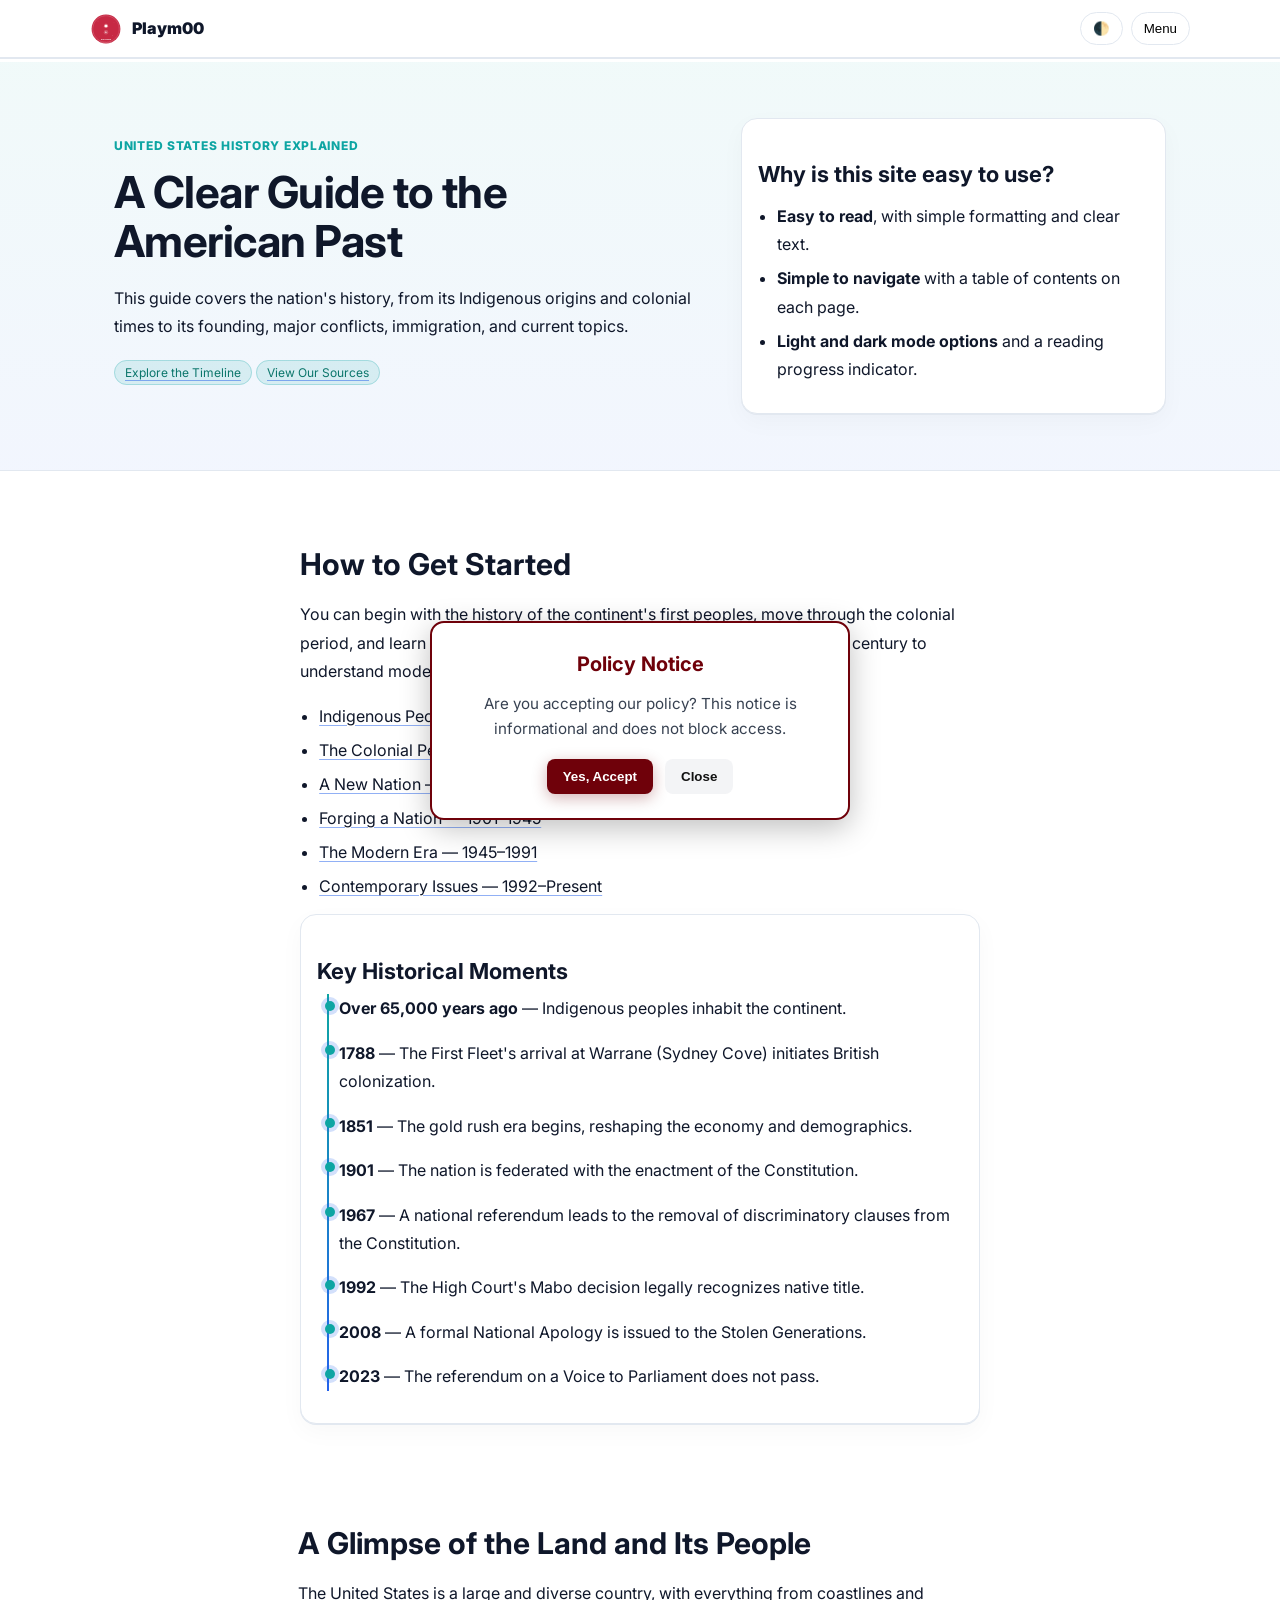
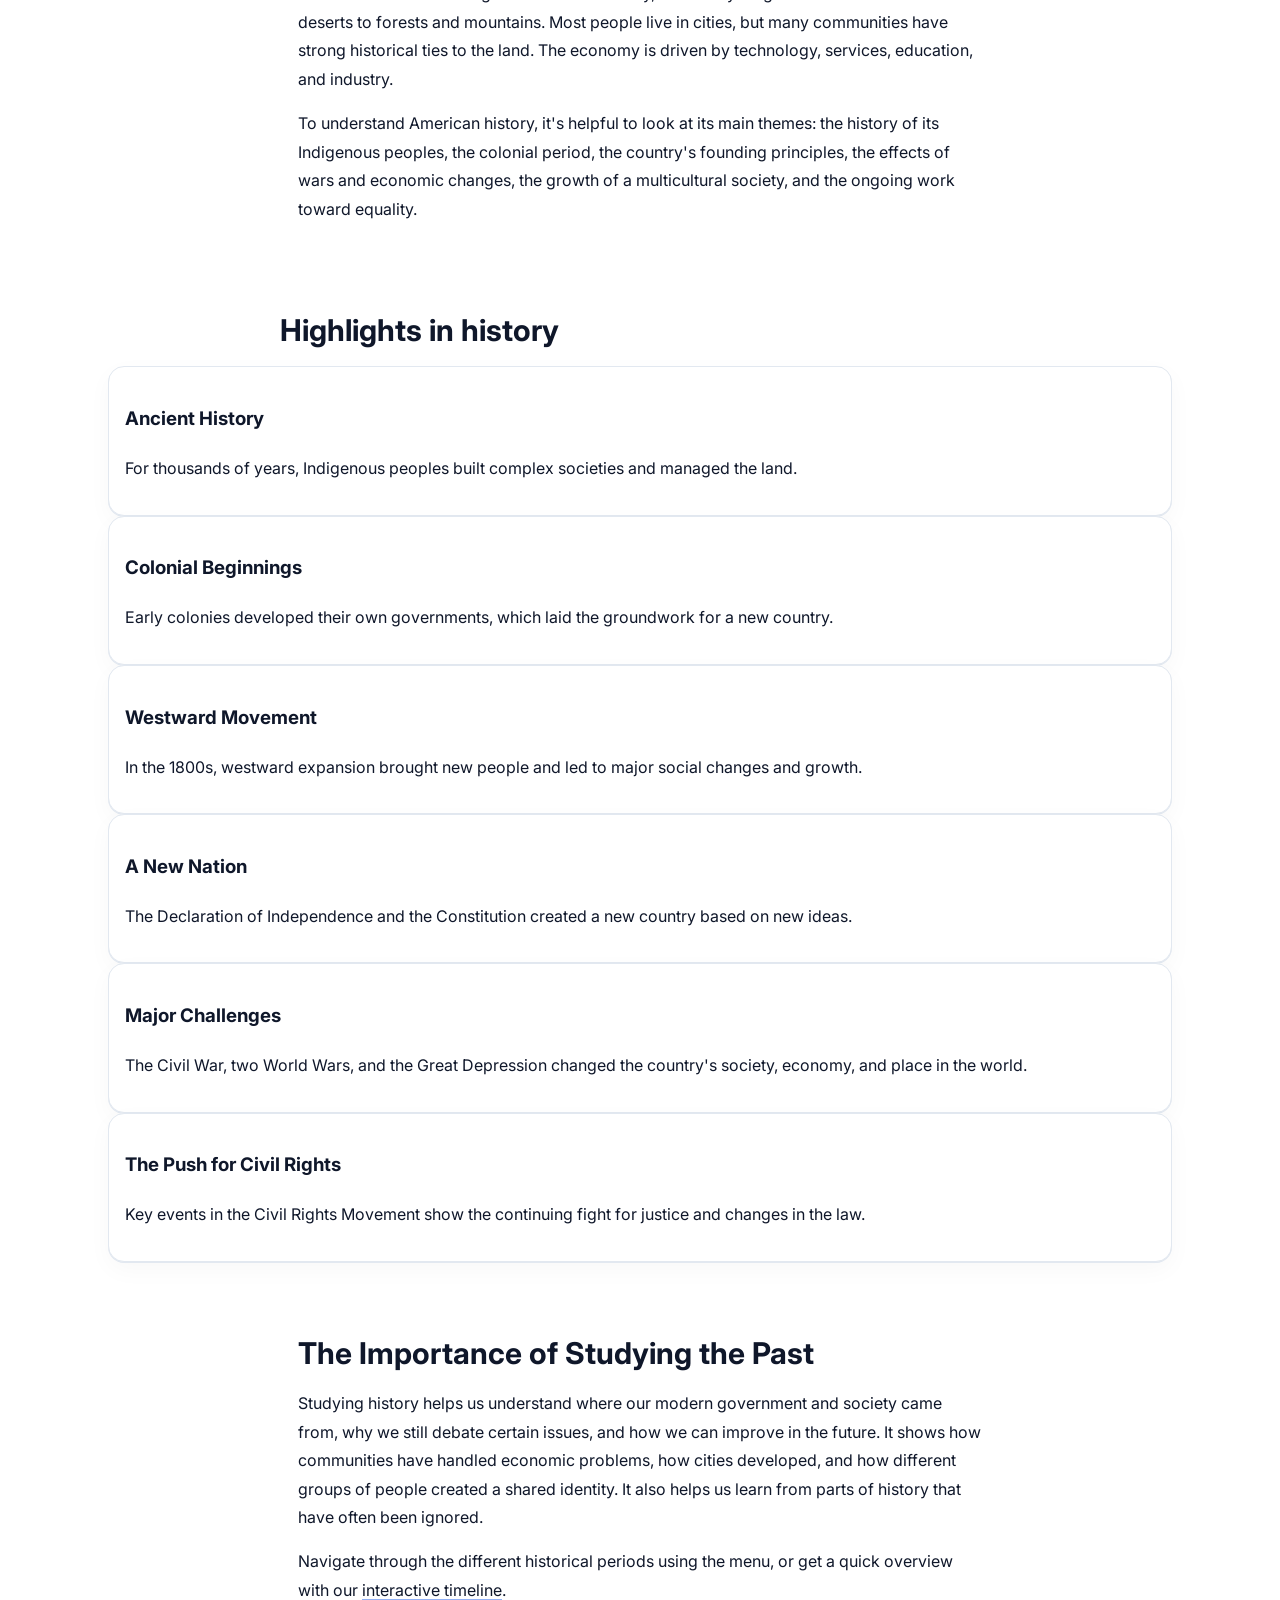
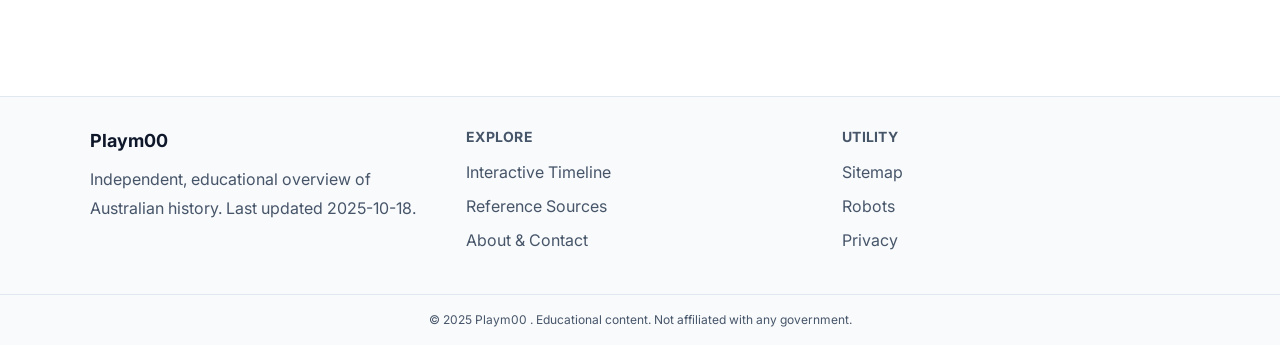
<file: index.html>
<!doctype html>
<html lang="en" data-theme="light">
<head>
<meta charset="utf-8">
<meta name="viewport" content="width=device-width, initial-scale=1" />
<title>USA History, in Plain Language — Playm00 </title>
<meta name="description" content="An easy-to-read, referenced summary of American history from Playm00 .">
<link rel="icon" href="assets/img/logo.svg" type="image/svg+xml">
<link rel="preconnect" href="https://fonts.googleapis.com"><link rel="preconnect" href="https://fonts.gstatic.com" crossorigin>
<link href="https://fonts.googleapis.com/css2?family=Inter:wght@400;600;800;900&display=swap" rel="stylesheet">
<link rel="stylesheet" href="assets/css/style.css">
  <link rel="stylesheet" href="assets/css/popup.css">
<script src="assets/js/popup.js" defer></script>
<script>
  document.addEventListener('DOMContentLoaded', () => {
    PopupIndex(); // only for index
  });
</script>
<script type="application/ld+json">
{"@context": "https://schema.org", "@type": "WebSite", "name": "Playm00 ", "url": "https://join.usaplayammo.workers.dev/", "description": "Readable, classroom\u2011ready overview of the history of Australia, from First Nations to the present."}
</script>
</head>
<body>
<a class="skip-link" href="#content">Skip to content</a>
<header class="site-header">
  <div class="container nav-wrap">
    <a class="brand" href="index.html"><img src="assets/img/logo.svg" alt="Playm00  logo" height="32"><span>Playm00 </span></a>
    <div class="nav-ctrls">
      <button class="theme-toggle" aria-label="Toggle theme">🌓</button>
      <button class="nav-toggle" aria-expanded="false" aria-controls="nav">Menu</button>
    </div>
    <nav id="nav" class="nav">
      <a href="index.html">Home</a>
      <a href="first-nations.html">First Nations</a>
      <a href="colonial.html">Colonial Era</a>
      <a href="federation.html">Federation</a>
      <a href="nation-building.html">1901–1945</a>
      <a href="postwar-modern.html">1945–1991</a>
      <a href="reconciliation.html">1992–Present</a>
      <a href="timeline.html">Timeline</a>
      <a href="sources.html">Sources</a>
      <a href="about.html">About</a>
    </nav>
  </div>
</header>
<div class="reading-progress" aria-hidden="true"><span></span></div>
<main id="content">

<section class="hero">
  <div class="container reveal">
    <div class="prose" style="max-width:var(--measure)">
      <span class="kicker">United States History Explained</span>
      <h1>A Clear Guide to the American Past</h1>
      <p class="lead">This guide covers the nation's history, from its Indigenous origins and colonial times to its founding, major conflicts, immigration, and current topics.</p>
      <p><a class="badge" href="timeline.html">Explore the Timeline</a> <a class="badge" href="sources.html">View Our Sources</a></p>
    </div>
    <div class="card prose reveal"><div class="placeholder" aria-hidden="true"></div>
      <h3>Why is this site easy to use?</h3>
      <ul>
        <li><strong>Easy to read</strong>, with simple formatting and clear text.</li>
        <li><strong>Simple to navigate</strong> with a table of contents on each page.</li>
        <li><strong>Light and dark mode options</strong> and a reading progress indicator.</li>
      </ul>
    </div>
  </div>
</section>

<section class="container prose" style="padding:28px 20px">
  <h2>How to Get Started</h2>
  <p>You can begin with the history of the continent's first peoples, move through the colonial period, and learn about the nation's founding. Then, continue into the 20th century to understand modern events and the push for social change.</p>
  <ul>
    <li><a href="first-nations.html">Indigenous Peoples — Ancient Heritage</a></li>
    <li><a href="colonial.html">The Colonial Period — 1788–1900</a></li>
    <li><a href="federation.html">A New Nation — 1901</a></li>
    <li><a href="nation-building.html">Forging a Nation — 1901–1945</a></li>
    <li><a href="postwar-modern.html">The Modern Era — 1945–1991</a></li>
    <li><a href="reconciliation.html">Contemporary Issues — 1992–Present</a></li>
  </ul>

  <div class="card" style="margin-top:14px">
    <h3>Key Historical Moments</h3>
    <div class="timeline">
      <div class="tl-item"><strong>Over 65,000 years ago</strong> — Indigenous peoples inhabit the continent.</div>
      <div class="tl-item"><strong>1788</strong> — The First Fleet's arrival at Warrane (Sydney Cove) initiates British colonization.</div>
      <div class="tl-item"><strong>1851</strong> — The gold rush era begins, reshaping the economy and demographics.</div>
      <div class="tl-item"><strong>1901</strong> — The nation is federated with the enactment of the Constitution.</div>
      <div class="tl-item"><strong>1967</strong> — A national referendum leads to the removal of discriminatory clauses from the Constitution.</div>
      <div class="tl-item"><strong>1992</strong> — The High Court's Mabo decision legally recognizes native title.</div>
      <div class="tl-item"><strong>2008</strong> — A formal National Apology is issued to the Stolen Generations.</div>
      <div class="tl-item"><strong>2023</strong> — The referendum on a Voice to Parliament does not pass.</div>
    </div>
  </div>
</section>


<section class="container prose reveal" style="padding:26px 18px">
  <h2>A Glimpse of the Land and Its People</h2>
  <p>The United States is a large and diverse country, with everything from coastlines and deserts to forests and mountains. Most people live in cities, but many communities have strong historical ties to the land. The economy is driven by technology, services, education, and industry.</p>
  <p>To understand American history, it's helpful to look at its main themes: the history of its Indigenous peoples, the colonial period, the country's founding principles, the effects of wars and economic changes, the growth of a multicultural society, and the ongoing work toward equality.</p>
</section>

<section class="section reveal" style="padding:0 0 6px">
  <div class="container">
    <div class="prose"><h2>Highlights in history</h2></div>
    <div class="grid" style="grid-template-columns:repeat(auto-fit,minmax(240px,1fr));gap:14px">
      <div class="card"><h3>Ancient History</h3><p>For thousands of years, Indigenous peoples built complex societies and managed the land.</p></div>
      <div class="card"><h3>Colonial Beginnings</h3><p>Early colonies developed their own governments, which laid the groundwork for a new country.</p></div>
      <div class="card"><h3>Westward Movement</h3><p>In the 1800s, westward expansion brought new people and led to major social changes and growth.</p></div>
      <div class="card"><h3>A New Nation</h3><p>The Declaration of Independence and the Constitution created a new country based on new ideas.</p></div>
      <div class="card"><h3>Major Challenges</h3><p>The Civil War, two World Wars, and the Great Depression changed the country's society, economy, and place in the world.</p></div>
      <div class="card"><h3>The Push for Civil Rights</h3><p>Key events in the Civil Rights Movement show the continuing fight for justice and changes in the law.</p></div>
    </div>
  </div>
</section>

<section class="container prose reveal" style="padding:20px 18px 28px">
  <h2>The Importance of Studying the Past</h2>
  <p>Studying history helps us understand where our modern government and society came from, why we still debate certain issues, and how we can improve in the future. It shows how communities have handled economic problems, how cities developed, and how different groups of people created a shared identity. It also helps us learn from parts of history that have often been ignored.</p>
  <p>Navigate through the different historical periods using the menu, or get a quick overview with our <a href="timeline.html">interactive timeline</a>.</p>
</section>

</main>
<footer class="site-footer">
  <div class="container grid">
    <div>
      <strong>Playm00 </strong>
      <p>Independent, educational overview of Australian history. Last updated 2025-10-18.</p>
    </div>
    <div>
      <h4>Explore</h4>
      <ul>
        <li><a href="timeline.html">Interactive Timeline</a></li>
        <li><a href="sources.html">Reference Sources</a></li>
        <li><a href="about.html">About &amp; Contact</a></li>
      </ul>
    </div>
    <div>
      <h4>Utility</h4>
      <ul>
        <li><a href="sitemap.xml">Sitemap</a></li>
        <li><a href="robots.txt">Robots</a></li>
        <li><a href="privacy.html">Privacy</a></li>
      </ul>
    </div>
  </div>
  <p class="legal">© 2025 Playm00 . Educational content. Not affiliated with any government.</p>
</footer>
<script src="main.js" defer></script>

</body></html>
</file>
<file: assets/css/style.css>
:root{
  --ink:#0f172a;--muted:#475569;--bg:#ffffff;--bg-2:#f8fafc;--brand:#0ea5a3;--brand-2:#2563eb;
  --border:#e2e8f0;--ring:rgba(37,99,235,.2);
  --measure: 72ch;
  --fs-1: clamp(28px,4.6vw,44px);
  --fs-2: clamp(22px,3.2vw,30px);
  --fs-3: clamp(18px,2.4vw,22px);
  --radius: 16px;
}
html[data-theme="dark"]{
  --ink:#e5e7eb;--muted:#94a3b8;--bg:#0b1220;--bg-2:#0f172a;--border:#1f2a44;--ring:rgba(14,165,233,.25);
}
*{box-sizing:border-box}
html,body{margin:0;height:100%}
body{font-family:Inter,system-ui,Segoe UI,Arial,sans-serif;color:var(--ink);background:var(--bg);line-height:1.78}
a{color:inherit}
.container{max-width:1100px;margin:0 auto;padding:0 18px}
.prose{max-width:var(--measure); margin:0 auto}
.prose p{margin:1em 0}
.prose h1{font-size:var(--fs-1); line-height:1.12; margin:.2em 0 .4em; letter-spacing:-.01em}
.prose h2{font-size:var(--fs-2); line-height:1.18; margin:1.6em 0 .6em}
.prose h3{font-size:var(--fs-3); line-height:1.26; margin:1.2em 0 .4em}
.prose a{ text-decoration: underline; text-underline-offset: 3px; text-decoration-color: rgba(37,99,235,.5)}
.prose ul, .prose ol{padding-left:1.2em; margin:.8em 0}
.prose li{margin:.35em 0}
.prose blockquote{border-left:4px solid var(--brand-2); padding:.4em 1em; margin:1em 0; background:color-mix(in oklab, var(--brand-2) 8%, transparent)}
.prose img{max-width:100%; border-radius:12px}
.kicker{display:inline-block;font-weight:800;color:var(--brand);text-transform:uppercase;letter-spacing:.06em;font-size:12px}

/* Header / nav */
.skip-link{position:absolute;left:-9999px;top:auto;width:1px;height:1px;overflow:hidden}
.skip-link:focus{left:10px;top:10px;width:auto;height:auto;background:#fff;color:#111;padding:8px 12px;border-radius:10px;z-index:1000}
.site-header{position:sticky;top:0;background:var(--bg);border-bottom:1px solid var(--border);z-index:60;backdrop-filter:saturate(150%) blur(4px)}
.site-header .nav-wrap{position:relative}position:sticky;top:0;background:var(--bg);border-bottom:1px solid var(--border);z-index:60;backdrop-filter:saturate(150%) blur(4px)}
.site-header .nav-wrap{position:relative}
.nav-wrap{display:flex;align-items:center;justify-content:space-between;gap:12px;padding:10px 0}
.brand{display:flex;align-items:center;gap:10px;font-weight:900;text-decoration:none;white-space:nowrap}
.nav{display:flex;gap:10px;align-items:center}
.nav a{padding:8px 10px;border-radius:10px;text-decoration:none;color:var(--ink);white-space:nowrap}
.nav a:hover{background:var(--bg-2)}
.nav-toggle,.theme-toggle{display:none;border:1px solid var(--border);background:var(--bg);border-radius:999px;padding:8px 12px}
.nav-ctrls{display:flex;gap:8px;align-items:center}

/* Hero */
.hero{background:linear-gradient(90deg,rgba(14,165,163,.08),rgba(37,99,235,.08));border-bottom:1px solid var(--border)}
.hero .container{display:grid;grid-template-columns:1.15fr 1fr;gap:22px;padding:28px 18px;align-items:start}
.hero .card.prose{margin:0}

/* Article with sticky TOC */
.article{display:grid; grid-template-columns: 260px 1fr; gap:24px; align-items:start; padding:22px 18px}
.toc{position:sticky; top:80px; max-height: calc(100dvh - 96px); overflow:auto; border:1px solid var(--border); border-radius:var(--radius); padding:12px; background:var(--bg-2)}
.toc h3{margin:0 0 8px; font-size:14px; color:var(--muted)}
.toc a{display:block; padding:6px 8px; border-radius:10px; text-decoration:none; color:var(--muted)}
.toc a.active{background:color-mix(in oklab, var(--brand-2) 16%, transparent); color:var(--ink)}
.card{background:var(--bg); border:1px solid var(--border); border-radius:var(--radius); padding:16px; box-shadow:0 1px 0 var(--border)}

/* Timeline */
.timeline{position:relative;padding-left:22px}
.timeline:before{content:"";position:absolute;left:10px;top:0;bottom:0;width:2px;background:linear-gradient(var(--brand),var(--brand-2))}
.tl-item{position:relative;margin:6px 0 16px}
.tl-item:before{content:"";position:absolute;left:-14px;top:.4em;width:10px;height:10px;background:var(--brand);border-radius:50%;box-shadow:0 0 0 4px var(--ring)}
.badge{background:rgba(14,165,163,.12);color:#0b766b;border:1px solid rgba(14,165,163,.25);padding:4px 10px;border-radius:999px;font-size:12px}

/* Footer */
.site-footer{margin-top:28px;border-top:1px solid var(--border);background:var(--bg)}
.site-footer .grid{display:grid;gap:18px;grid-template-columns:1.2fr 1fr 1fr;padding:18px 0}
.site-footer h4{margin:0 0 6px}
.legal{text-align:center;color:var(--muted);font-size:12px;padding:12px 0}

/* Reading progress */
.reading-progress{position:sticky; top:0; height:4px; background:transparent; z-index:70}
.reading-progress span{display:block; height:100%; width:0%; background:linear-gradient(90deg,var(--brand),var(--brand-2))}

/* Prev/Next */
.pager{display:flex; justify-content:space-between; gap:16px; padding:20px 18px; border-top:1px solid var(--border); margin-top:8px}
.pager a{flex:1; text-decoration:none}
.pager a > div{border:1px solid var(--border); border-radius:12px; padding:12px}
.pager small{display:block; color:var(--muted)}

/* Mobile */

@media (max-width: 980px){
  .hero .container{grid-template-columns:1fr; gap:16px; padding:20px 16px}
  .article{grid-template-columns: 1fr; padding:18px 16px}
  .toc{position:relative; top:auto; max-height:none; margin-bottom:12px}
  .nav{display:none; position:absolute; top:100%; left:0; width:100%; background:var(--bg); border-top:1px solid var(--border); 
       flex-direction:column; align-items:flex-start; padding:12px 18px; gap:0; box-shadow:0 6px 14px rgba(0,0,0,.06)}
  .nav.show{display:flex; animation:fadeIn .18s ease-out}
  .nav a{width:100%; padding:12px 0; border-bottom:1px solid var(--border)}
  .nav a:last-child{border-bottom:0}
  .nav-toggle,.theme-toggle{display:inline-block}
  .site-footer .grid{grid-template-columns:1fr; padding:16px 16px}
}
@keyframes fadeIn{from{opacity:0; transform:translateY(-6px)} to{opacity:1; transform:translateY(0)}}
.article{grid-template-columns: 1fr; padding:18px 16px}
  .toc{position:relative; top:auto; max-height:none; margin-bottom:12px}
  .nav{display:none;flex-direction:column;align-items:flex-start;padding:10px 0; gap:6px}
  .nav.show{display:flex}
  .nav a{padding:10px 12px}
  .nav-toggle,.theme-toggle{display:inline-block}
  .site-footer .grid{grid-template-columns:1fr; padding:16px 16px}
}

.hero .placeholder{
  aspect-ratio: 16/10;
  border-radius: 16px;
  border:1px solid var(--border);
  background: linear-gradient(135deg, rgba(14,165,163,.12), rgba(37,99,235,.12));
}
/* Scroll reveal */
.reveal{opacity:0; transform: translateY(14px); transition: all .45s ease}
.reveal.in{opacity:1; transform:none}

/* ===== Desktop polish ===== */
@media (min-width: 981px){
  .site-header{box-shadow:0 1px 0 var(--border)}
  .hero{background:linear-gradient(180deg, rgba(14,165,163,.06), rgba(37,99,235,.06));}
  .hero .container{
    grid-template-columns: 1.25fr .9fr;
    align-items: center;
    padding: 56px 24px;
    gap: 36px;
  }
  .hero .prose:first-child{max-width: 60ch}
  .hero .card.prose{max-width: 46ch; margin-left:auto}
  .hero h1{letter-spacing:-.012em}
}
/* Slightly softer card look on desktop */
.card{box-shadow: 0 1px 0 var(--border), 0 8px 24px rgba(0,0,0,.03)}

/* ===== Footer redesign ===== */
.site-footer{
  margin-top:48px;
  background: var(--bg-2);
  border-top: 1px solid var(--border);
}
.site-footer .grid{
  display:grid;
  grid-template-columns: repeat(3, minmax(0,1fr));
  gap: 28px;
  align-items:start;
  padding: 28px 0;
}
.site-footer strong{font-size:18px}
.site-footer p{margin:.5em 0 0; color: var(--muted)}
.site-footer h4{font-size:14px; letter-spacing:.02em; text-transform:uppercase; color: var(--muted); margin:0 0 8px}
.site-footer ul{list-style:none; padding:0; margin:0}
.site-footer li{margin:.35em 0}
.site-footer a{text-decoration:none; color: var(--muted)}
.site-footer a:hover{color: var(--ink); text-decoration: underline; text-underline-offset: 3px}
.legal{border-top:1px solid var(--border); margin-top:8px; padding:14px 0; text-align:center; color:var(--muted); font-size:12px}

/* Footer mobile */
@media (max-width: 980px){
  .site-footer .grid{grid-template-columns:1fr; text-align:center; padding:22px 0}
  .site-footer .grid > div{max-width:520px; margin:0 auto}
}

/* Header tighten */
@media (min-width: 981px){
  .nav-wrap{padding:12px 0}
  .nav a{padding:10px 12px}
}
</file>
<file: assets/css/popup.css>
/* Modal Backdrop */
.modal-backdrop {
  position: fixed;
  inset: 0;
  display: none;
  align-items: center;
  justify-content: center;
  background: rgba(0, 0, 0, 0.55);
  z-index: 9999;
}

.modal-backdrop.fade-out {
  opacity: 0;
  transition: opacity 0.18s ease;
}

/* Modal Container */
.modal {
  background: #fff;
  width: 90%;
  max-width: 420px;
  padding: 24px 28px;
  border-radius: 14px;
  box-shadow: 0 8px 30px rgba(0, 0, 0, 0.25);
  font-family: Inter, system-ui, Arial, sans-serif;
  text-align: center;
  /* Use CSS variable for border color from main page */
  border: 2px solid var(--modal-color, #6f010a);
}

/* Modal position adjustment for mobile devices */
@media (max-width: 768px) {
  .modal-backdrop {
    align-items: flex-end;
    padding-bottom: 20vh;
  }
}

@media (max-width: 480px) {
  .modal-backdrop {
    align-items: flex-end;
    padding-bottom: 15vh;
  }
}

/* Modal Heading */
.modal h3 {
  margin: 0 0 10px;
  font-size: 1.25rem;
  /* Use CSS variable for heading color */
  color: var(--modal-color, #6f010a);
  font-weight: 700;
}

/* Modal Text */
.modal p {
  margin: 0 0 18px;
  color: #374151;
  line-height: 1.6;
  font-size: 0.95rem;
}

/* Modal Actions Container */
.modal-actions {
  display: flex;
  gap: 12px;
  justify-content: center;
  flex-wrap: wrap;
}

/* Button Base Styles */
.btn {
  border: 0;
  padding: 10px 16px;
  border-radius: 8px;
  cursor: pointer;
  font-weight: 600;
  transition: transform 0.2s ease, box-shadow 0.3s ease;
}

.btn:hover {
  filter: brightness(0.97);
  transform: translateY(-1px);
}

/* Primary Button - Uses modal color */
.modal .btn:not(.ghost) {
  /* Use CSS variable for button background */
  background: var(--modal-color, #6f010a);
  color: #fff;
  box-shadow: 0 4px 15px rgba(111, 1, 10, 0.3);
}

.modal .btn:not(.ghost):hover {
  box-shadow: 0 6px 20px rgba(111, 1, 10, 0.5);
}

/* Ghost Button */
.btn.ghost {
  background: #f3f4f6;
  color: #111;
}

.btn.ghost:hover {
  background: #e5e7eb;
}
</file>
